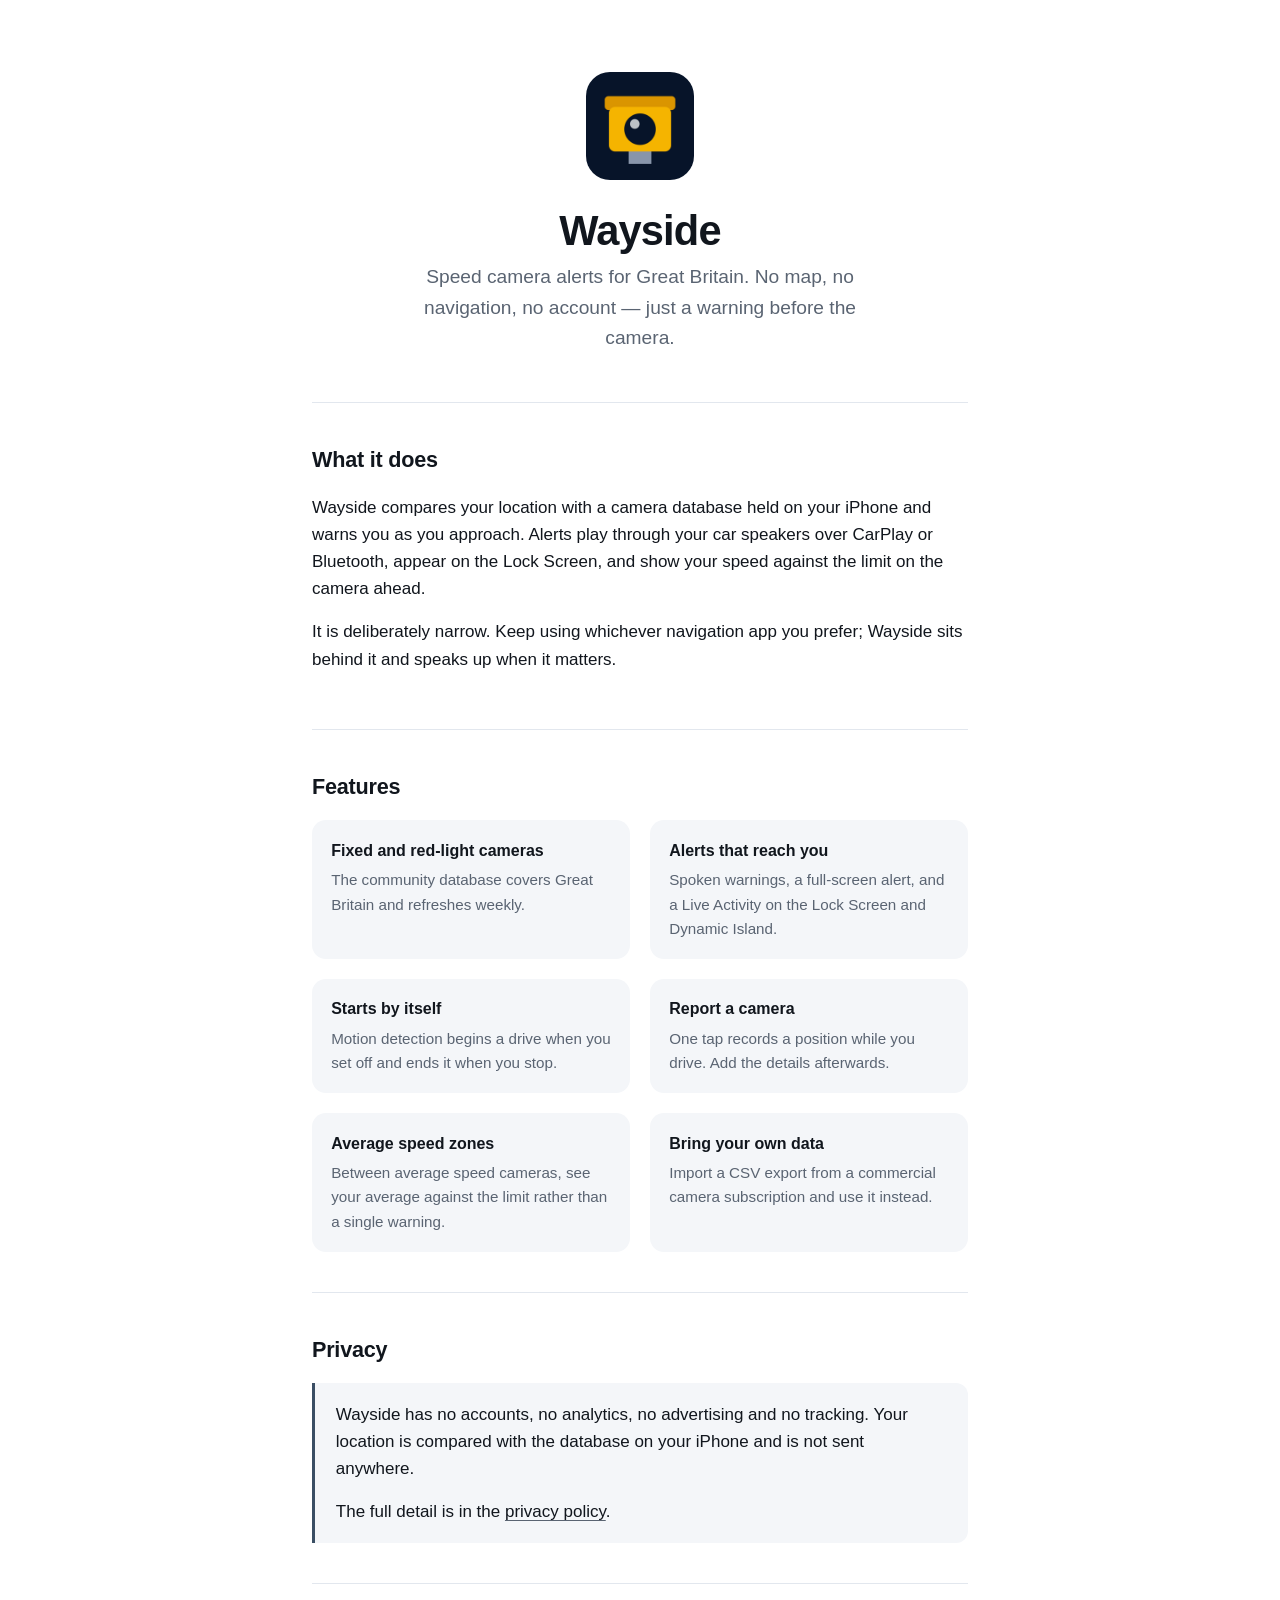
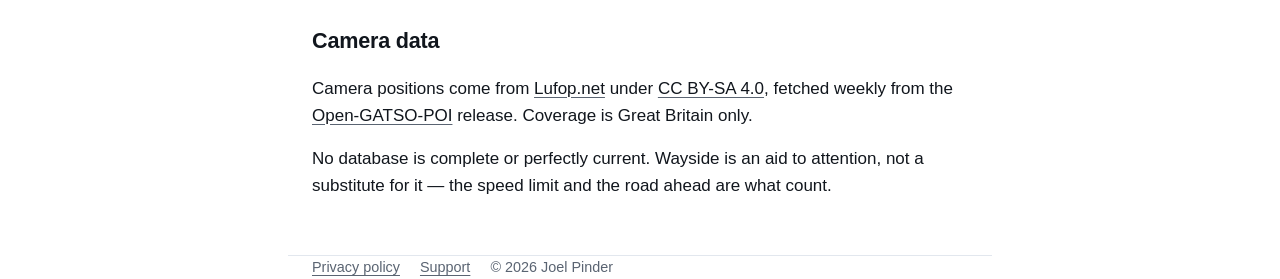
<file: index.html>
<!doctype html>
<html lang="en-GB">
<head>
<meta charset="utf-8">
<meta name="viewport" content="width=device-width, initial-scale=1">
<title>Wayside — Speed camera alerts for Great Britain</title>
<meta name="description" content="Wayside warns you about fixed speed and red-light cameras while you drive. Everything stays on your iPhone.">
<link rel="icon" href="icon.png">
<link rel="stylesheet" href="style.css">
</head>
<body>

<header class="top wrap">
  <img src="icon.png" alt="Wayside app icon">
  <h1>Wayside</h1>
  <p class="tagline">Speed camera alerts for Great Britain. No map, no navigation, no account — just a warning before the camera.</p>
</header>

<main class="wrap">

  <section>
    <h2>What it does</h2>
    <p>Wayside compares your location with a camera database held on your iPhone and warns you as you approach. Alerts play through your car speakers over CarPlay or Bluetooth, appear on the Lock Screen, and show your speed against the limit on the camera ahead.</p>
    <p>It is deliberately narrow. Keep using whichever navigation app you prefer; Wayside sits behind it and speaks up when it matters.</p>
  </section>

  <section>
    <h2>Features</h2>
    <div class="features">
      <div class="feature">
        <h3>Fixed and red-light cameras</h3>
        <p>The community database covers Great Britain and refreshes weekly.</p>
      </div>
      <div class="feature">
        <h3>Alerts that reach you</h3>
        <p>Spoken warnings, a full-screen alert, and a Live Activity on the Lock Screen and Dynamic Island.</p>
      </div>
      <div class="feature">
        <h3>Starts by itself</h3>
        <p>Motion detection begins a drive when you set off and ends it when you stop.</p>
      </div>
      <div class="feature">
        <h3>Report a camera</h3>
        <p>One tap records a position while you drive. Add the details afterwards.</p>
      </div>
      <div class="feature">
        <h3>Average speed zones</h3>
        <p>Between average speed cameras, see your average against the limit rather than a single warning.</p>
      </div>
      <div class="feature">
        <h3>Bring your own data</h3>
        <p>Import a CSV export from a commercial camera subscription and use it instead.</p>
      </div>
    </div>
  </section>

  <section>
    <h2>Privacy</h2>
    <div class="callout">
      <p>Wayside has no accounts, no analytics, no advertising and no tracking. Your location is compared with the database on your iPhone and is not sent anywhere.</p>
      <p>The full detail is in the <a href="privacy/">privacy policy</a>.</p>
    </div>
  </section>

  <section>
    <h2>Camera data</h2>
    <p>Camera positions come from <a href="https://lufop.net">Lufop.net</a> under <a href="https://creativecommons.org/licenses/by-sa/4.0/">CC BY-SA 4.0</a>, fetched weekly from the <a href="https://github.com/1e1/Open-GATSO-POI">Open-GATSO-POI</a> release. Coverage is Great Britain only.</p>
    <p>No database is complete or perfectly current. Wayside is an aid to attention, not a substitute for it — the speed limit and the road ahead are what count.</p>
  </section>

</main>

<footer class="wrap">
  <a href="privacy/">Privacy policy</a>
  <a href="support/">Support</a>
  <span>© 2026 Joel Pinder</span>
</footer>

</body>
</html>
</file>
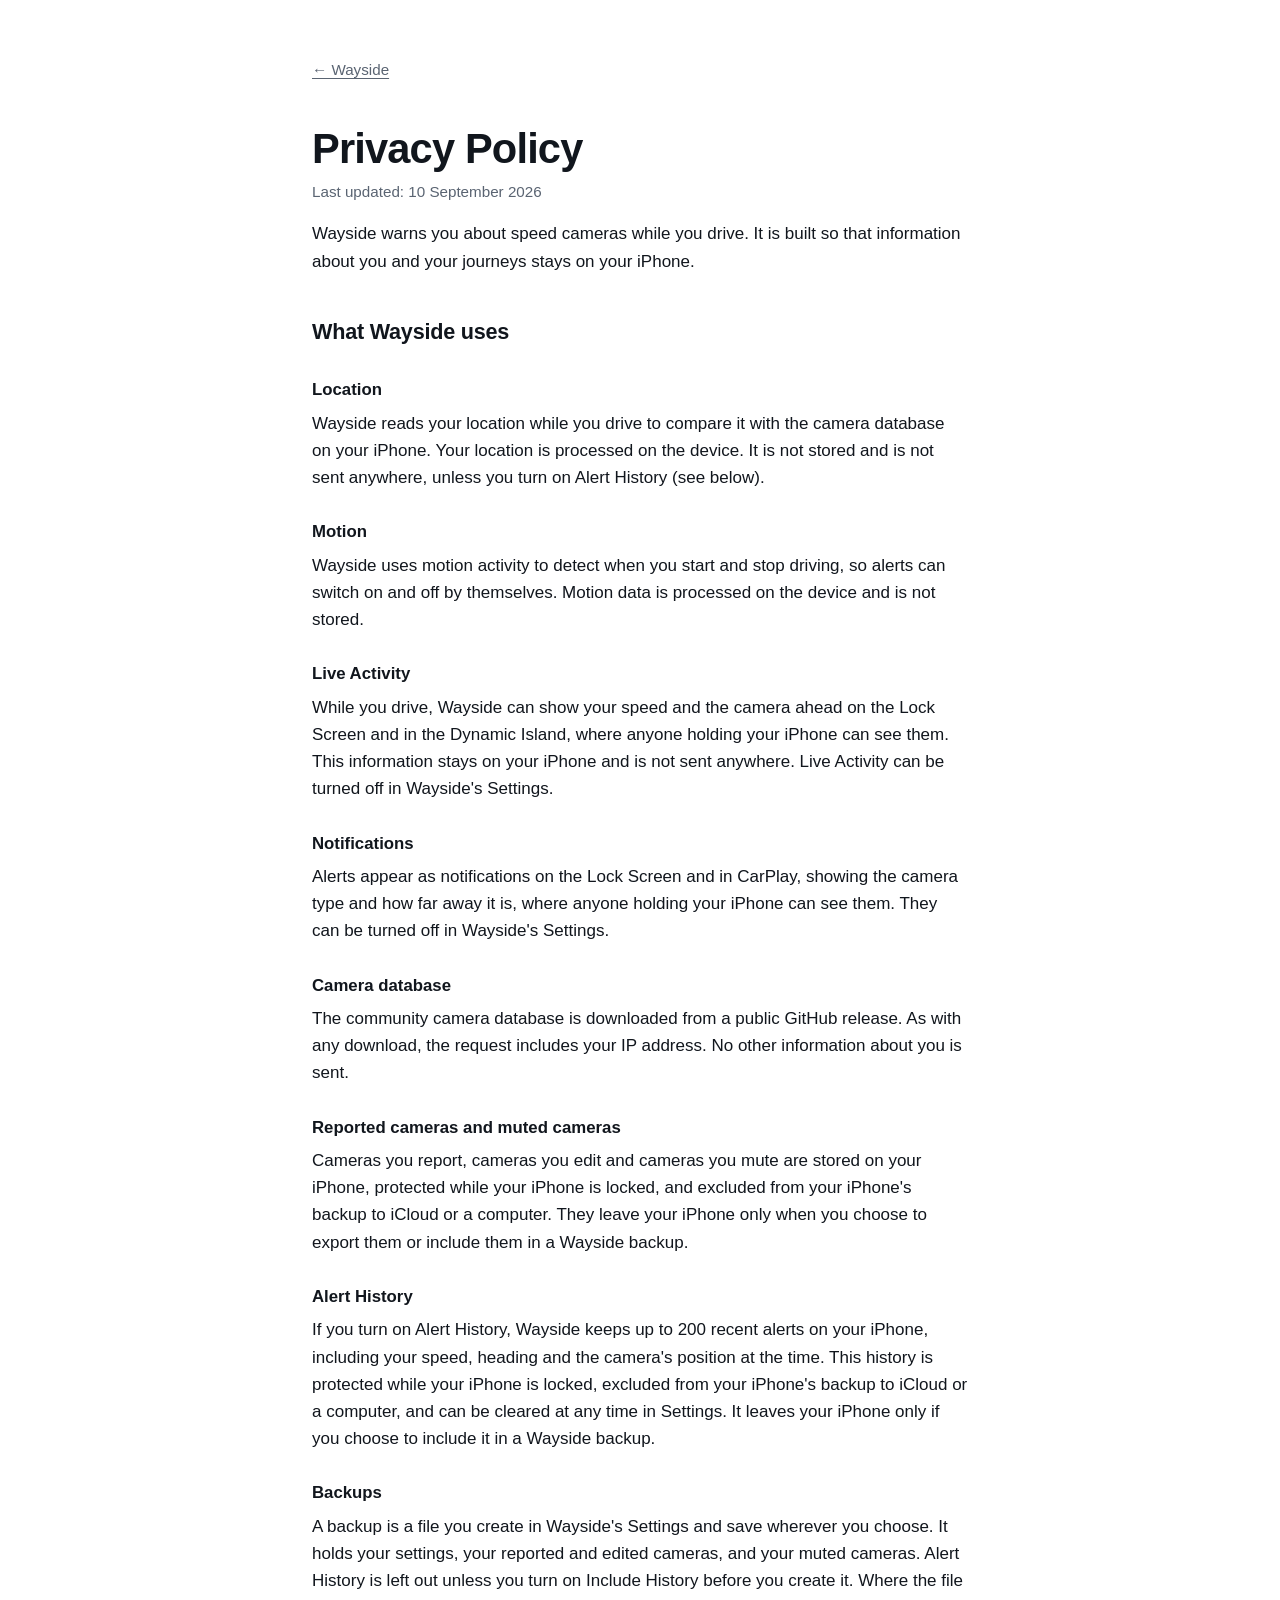
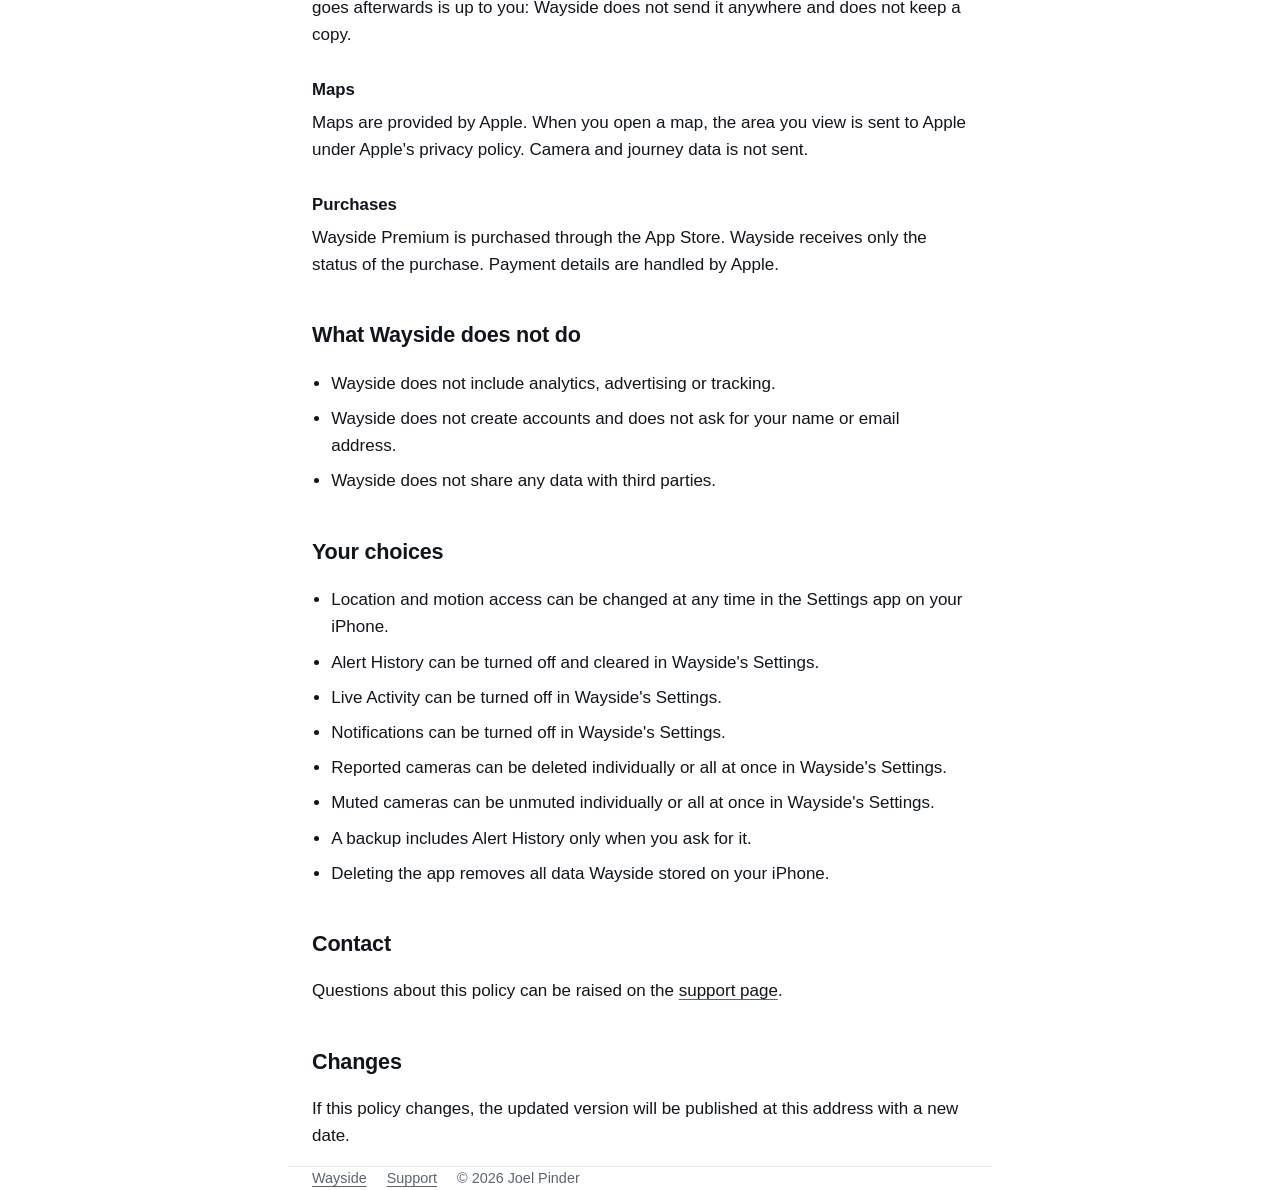
<file: privacy/index.html>
<!doctype html>
<html lang="en-GB">
<head>
<meta charset="utf-8">
<meta name="viewport" content="width=device-width, initial-scale=1">
<title>Wayside Privacy Policy</title>
<meta name="description" content="How Wayside handles your location, motion and journey data. Everything stays on your iPhone.">
<link rel="icon" href="../icon.png">
<link rel="stylesheet" href="../style.css">
</head>
<body>

<main class="wrap policy">
  <p style="height:2.5rem"></p>
  <a class="back" href="../">← Wayside</a>

  <h1>Privacy Policy</h1>
  <p class="updated">Last updated: 10 September 2026</p>

  <p>Wayside warns you about speed cameras while you drive. It is built so that information about you and your journeys stays on your iPhone.</p>

  <h2>What Wayside uses</h2>

  <h3>Location</h3>
  <p>Wayside reads your location while you drive to compare it with the camera database on your iPhone. Your location is processed on the device. It is not stored and is not sent anywhere, unless you turn on Alert History (see below).</p>

  <h3>Motion</h3>
  <p>Wayside uses motion activity to detect when you start and stop driving, so alerts can switch on and off by themselves. Motion data is processed on the device and is not stored.</p>

  <h3>Live Activity</h3>
  <p>While you drive, Wayside can show your speed and the camera ahead on the Lock Screen and in the Dynamic Island, where anyone holding your iPhone can see them. This information stays on your iPhone and is not sent anywhere. Live Activity can be turned off in Wayside's Settings.</p>

  <h3>Notifications</h3>
  <p>Alerts appear as notifications on the Lock Screen and in CarPlay, showing the camera type and how far away it is, where anyone holding your iPhone can see them. They can be turned off in Wayside's Settings.</p>

  <h3>Camera database</h3>
  <p>The community camera database is downloaded from a public GitHub release. As with any download, the request includes your IP address. No other information about you is sent.</p>

  <h3>Reported cameras and muted cameras</h3>
  <p>Cameras you report, cameras you edit and cameras you mute are stored on your iPhone, protected while your iPhone is locked, and excluded from your iPhone's backup to iCloud or a computer. They leave your iPhone only when you choose to export them or include them in a Wayside backup.</p>

  <h3>Alert History</h3>
  <p>If you turn on Alert History, Wayside keeps up to 200 recent alerts on your iPhone, including your speed, heading and the camera's position at the time. This history is protected while your iPhone is locked, excluded from your iPhone's backup to iCloud or a computer, and can be cleared at any time in Settings. It leaves your iPhone only if you choose to include it in a Wayside backup.</p>

  <h3>Backups</h3>
  <p>A backup is a file you create in Wayside's Settings and save wherever you choose. It holds your settings, your reported and edited cameras, and your muted cameras. Alert History is left out unless you turn on Include History before you create it. Where the file goes afterwards is up to you: Wayside does not send it anywhere and does not keep a copy.</p>

  <h3>Maps</h3>
  <p>Maps are provided by Apple. When you open a map, the area you view is sent to Apple under Apple's privacy policy. Camera and journey data is not sent.</p>

  <h3>Purchases</h3>
  <p>Wayside Premium is purchased through the App Store. Wayside receives only the status of the purchase. Payment details are handled by Apple.</p>

  <h2>What Wayside does not do</h2>
  <ul>
    <li>Wayside does not include analytics, advertising or tracking.</li>
    <li>Wayside does not create accounts and does not ask for your name or email address.</li>
    <li>Wayside does not share any data with third parties.</li>
  </ul>

  <h2>Your choices</h2>
  <ul>
    <li>Location and motion access can be changed at any time in the Settings app on your iPhone.</li>
    <li>Alert History can be turned off and cleared in Wayside's Settings.</li>
    <li>Live Activity can be turned off in Wayside's Settings.</li>
    <li>Notifications can be turned off in Wayside's Settings.</li>
    <li>Reported cameras can be deleted individually or all at once in Wayside's Settings.</li>
    <li>Muted cameras can be unmuted individually or all at once in Wayside's Settings.</li>
    <li>A backup includes Alert History only when you ask for it.</li>
    <li>Deleting the app removes all data Wayside stored on your iPhone.</li>
  </ul>

  <h2>Contact</h2>
  <p>Questions about this policy can be raised on the <a href="../support/">support page</a>.</p>

  <h2>Changes</h2>
  <p>If this policy changes, the updated version will be published at this address with a new date.</p>
</main>

<footer class="wrap">
  <a href="../">Wayside</a>
  <a href="../support/">Support</a>
  <span>© 2026 Joel Pinder</span>
</footer>

</body>
</html>
</file>
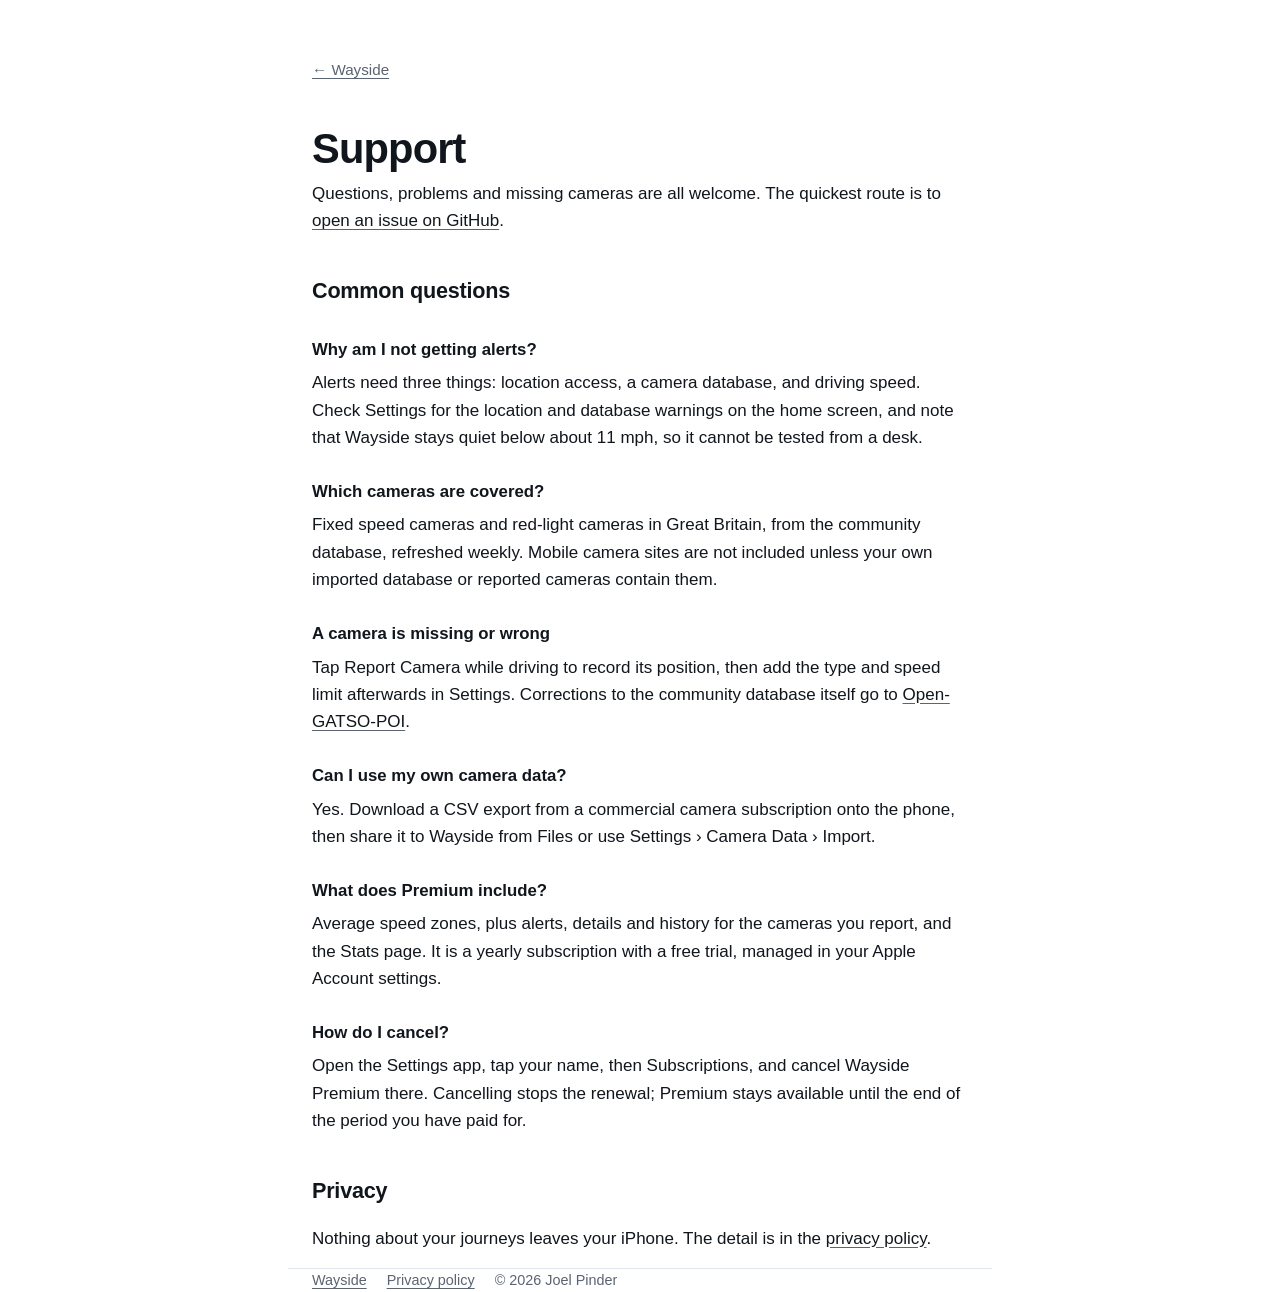
<file: support/index.html>
<!doctype html>
<html lang="en-GB">
<head>
<meta charset="utf-8">
<meta name="viewport" content="width=device-width, initial-scale=1">
<title>Wayside Support</title>
<meta name="description" content="Help with Wayside: alerts, camera data, reporting a camera and Premium.">
<link rel="icon" href="../icon.png">
<link rel="stylesheet" href="../style.css">
</head>
<body>

<main class="wrap policy">
  <p style="height:2.5rem"></p>
  <a class="back" href="../">← Wayside</a>

  <h1>Support</h1>
  <p>Questions, problems and missing cameras are all welcome. The quickest route is to <a href="https://github.com/joelp172/wayside/issues">open an issue on GitHub</a>.</p>

  <h2>Common questions</h2>

  <h3>Why am I not getting alerts?</h3>
  <p>Alerts need three things: location access, a camera database, and driving speed. Check Settings for the location and database warnings on the home screen, and note that Wayside stays quiet below about 11 mph, so it cannot be tested from a desk.</p>

  <h3>Which cameras are covered?</h3>
  <p>Fixed speed cameras and red-light cameras in Great Britain, from the community database, refreshed weekly. Mobile camera sites are not included unless your own imported database or reported cameras contain them.</p>

  <h3>A camera is missing or wrong</h3>
  <p>Tap Report Camera while driving to record its position, then add the type and speed limit afterwards in Settings. Corrections to the community database itself go to <a href="https://github.com/1e1/Open-GATSO-POI">Open-GATSO-POI</a>.</p>

  <h3>Can I use my own camera data?</h3>
  <p>Yes. Download a CSV export from a commercial camera subscription onto the phone, then share it to Wayside from Files or use Settings &rsaquo; Camera Data &rsaquo; Import.</p>

  <h3>What does Premium include?</h3>
  <p>Average speed zones, plus alerts, details and history for the cameras you report, and the Stats page. It is a yearly subscription with a free trial, managed in your Apple Account settings.</p>

  <h3>How do I cancel?</h3>
  <p>Open the Settings app, tap your name, then Subscriptions, and cancel Wayside Premium there. Cancelling stops the renewal; Premium stays available until the end of the period you have paid for.</p>

  <h2>Privacy</h2>
  <p>Nothing about your journeys leaves your iPhone. The detail is in the <a href="../privacy/">privacy policy</a>.</p>
</main>

<footer class="wrap">
  <a href="../">Wayside</a>
  <a href="../privacy/">Privacy policy</a>
  <span>© 2026 Joel Pinder</span>
</footer>

</body>
</html>
</file>
<file: style.css>
:root {
  color-scheme: light dark;
  --ink: #11161d;
  --muted: #5a6472;
  --bg: #ffffff;
  --panel: #f4f6f9;
  --line: #e2e7ee;
  --accent: #ce1a22;
  --shield: #3a4e64;
}

@media (prefers-color-scheme: dark) {
  :root {
    --ink: #eef2f7;
    --muted: #9aa6b4;
    --bg: #0e141c;
    --panel: #182029;
    --line: #26313d;
    --shield: #4a627c;
  }
}

* { box-sizing: border-box; }

body {
  margin: 0;
  background: var(--bg);
  color: var(--ink);
  font: 17px/1.6 -apple-system, BlinkMacSystemFont, "Segoe UI", Roboto, Helvetica, Arial, sans-serif;
  -webkit-font-smoothing: antialiased;
}

.wrap { max-width: 44rem; margin: 0 auto; padding: 0 1.5rem; }

/* Header */
.top { padding: 4.5rem 0 3rem; text-align: center; }
.top img { width: 108px; height: 108px; border-radius: 24px; }
h1 { font-size: 2.6rem; line-height: 1.1; letter-spacing: -0.02em; margin: 1.25rem 0 0.5rem; }
.tagline { font-size: 1.2rem; color: var(--muted); margin: 0 auto; max-width: 30rem; }

/* Sections */
section { padding: 2.5rem 0; border-top: 1px solid var(--line); }
h2 { font-size: 1.35rem; letter-spacing: -0.01em; margin: 0 0 1rem; }
h3 { font-size: 1.05rem; margin: 1.75rem 0 0.35rem; }
p { margin: 0 0 1rem; }
a { color: inherit; text-decoration-color: var(--muted); text-underline-offset: 3px; }
a:hover { text-decoration-color: var(--ink); }

/* Feature grid */
.features { display: grid; gap: 1.25rem; grid-template-columns: repeat(auto-fit, minmax(15rem, 1fr)); }
.feature {
  background: var(--panel);
  border-radius: 14px;
  padding: 1.1rem 1.2rem;
}
.feature h3 { margin: 0 0 0.3rem; font-size: 1rem; }
.feature p { margin: 0; color: var(--muted); font-size: 0.95rem; }

/* Privacy callout */
.callout {
  background: var(--panel);
  border-left: 3px solid var(--shield);
  border-radius: 0 12px 12px 0;
  padding: 1.1rem 1.3rem;
}
.callout p:last-child { margin: 0; }

/* Policy body */
.policy h2 { margin-top: 2.5rem; }
.policy ul { padding-left: 1.2rem; }
.policy li { margin-bottom: 0.5rem; }
.updated { color: var(--muted); font-size: 0.95rem; }

/* Footer */
footer {
  border-top: 1px solid var(--line);
  padding: 2rem 0 3.5rem;
  color: var(--muted);
  font-size: 0.9rem;
  display: flex;
  flex-wrap: wrap;
  gap: 0.4rem 1.25rem;
}
footer a { color: var(--muted); }

.back { display: inline-block; margin-bottom: 1.5rem; color: var(--muted); font-size: 0.95rem; }

@media (max-width: 34rem) {
  .top { padding: 3rem 0 2rem; }
  h1 { font-size: 2.1rem; }
}
</file>
